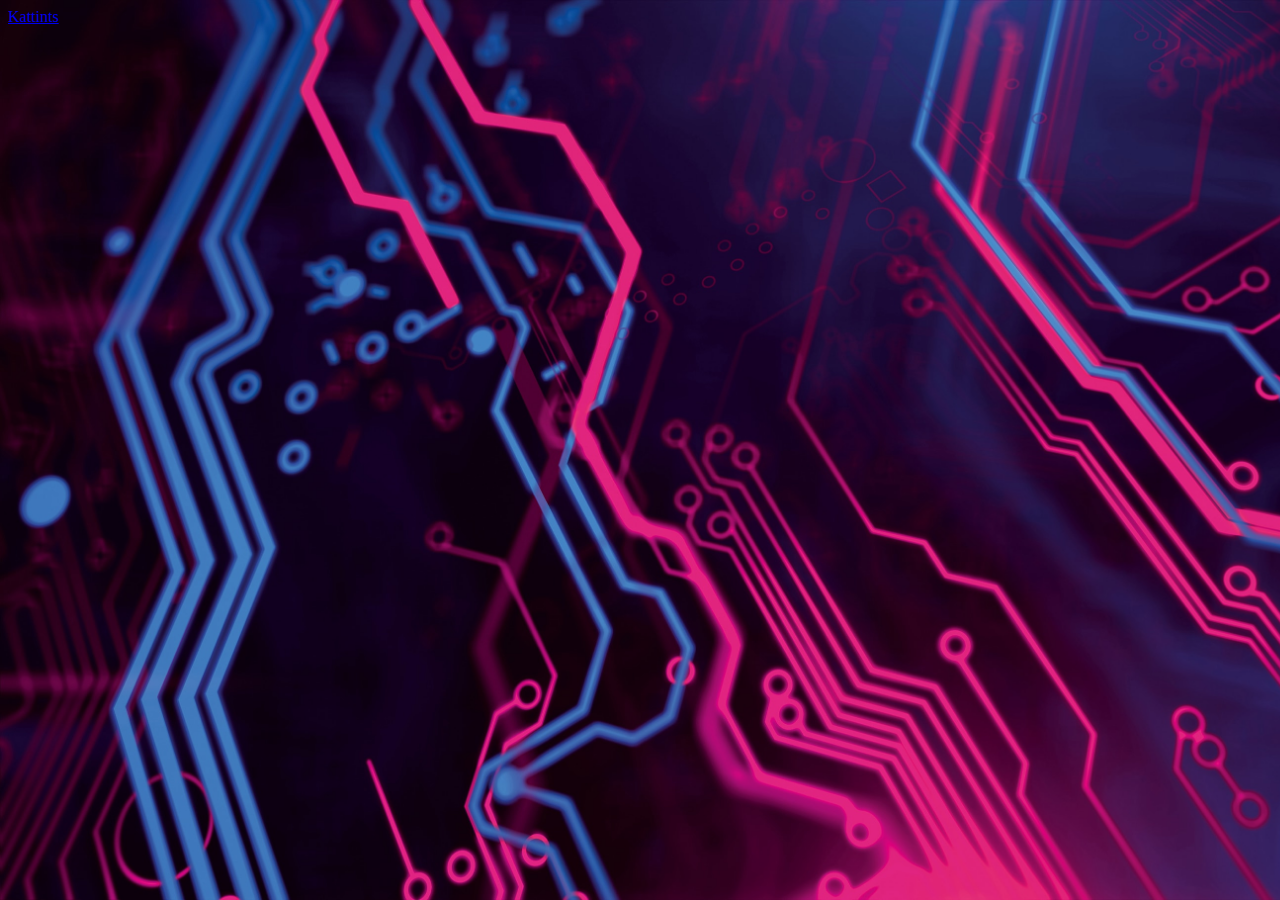
<file: index.html>
<!DOCTYPE html>

<html lang="hu" xmlns="http://www.w3.org/1999/xhtml"&gt;>
    <link rel="stylesheet" href="Valami.css">
<head>
    <meta charset="utf-8" />
    <title>Technology</title>
</head>
<body>
<a color="red" href="https://docs.google.com/presentation/d/1RPNtCVE_u4FrDAbHT73EnCo5EDUhcyiq/edit#slide=id.p1 " target="_blank">Kattints</a></div>
</body>
</html>
</file>
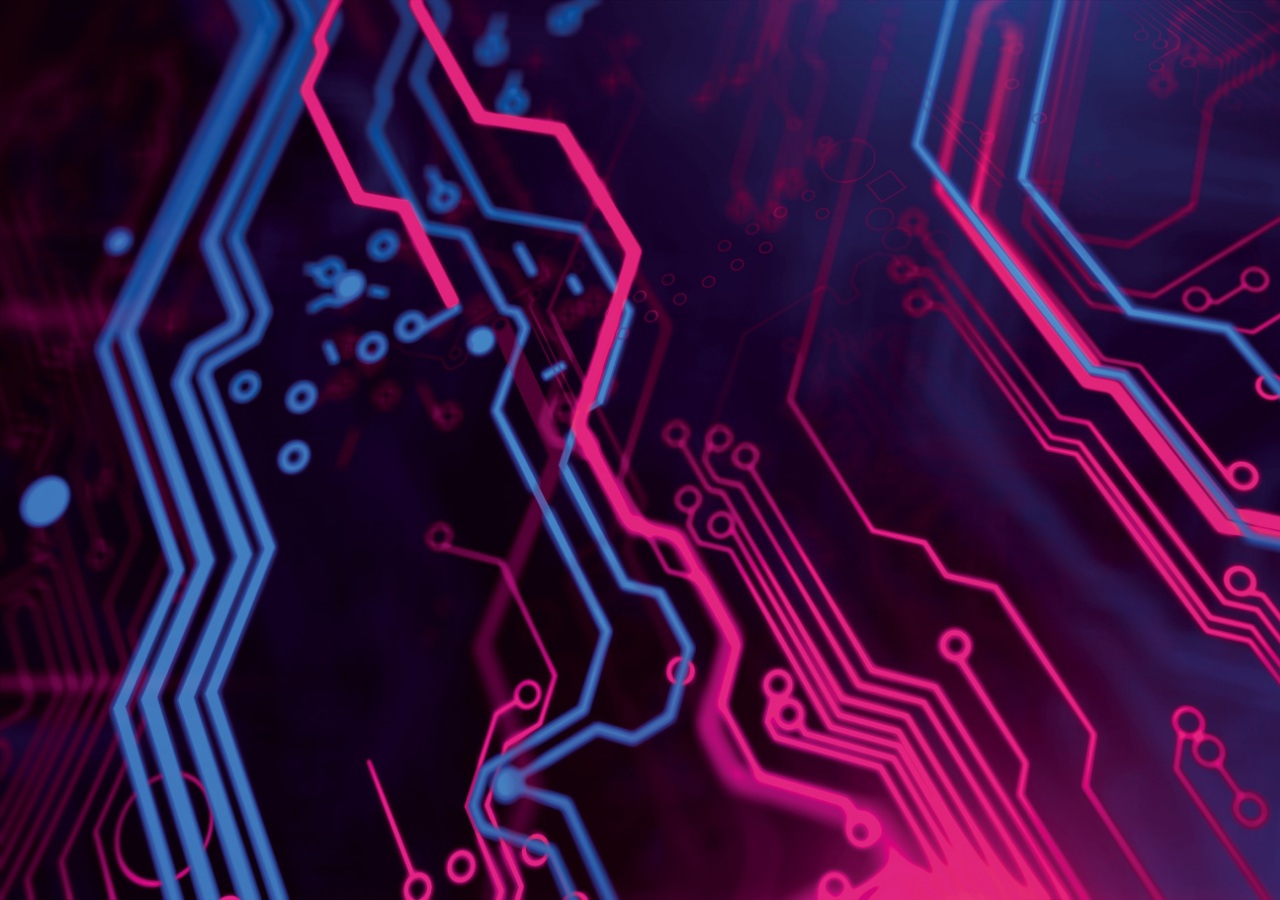
<file: tech.html>
<!DOCTYPE html>

<html lang="hu" xmlns="http://www.w3.org/1999/xhtml"&gt;>
    <link rel="stylesheet" href="Valami.css">
<head>
    <meta charset="utf-8" />
    <title>Technology</title>
</head>
<body>

</body>
</html>
</file>
<file: Valami.css>
body{
    background-image: url("technology.jfif");
    background-color: #20b9aa;
    background-attachment: fixed;
    background-repeat: no-repeat;
    background-size: cover;
}
</file>
